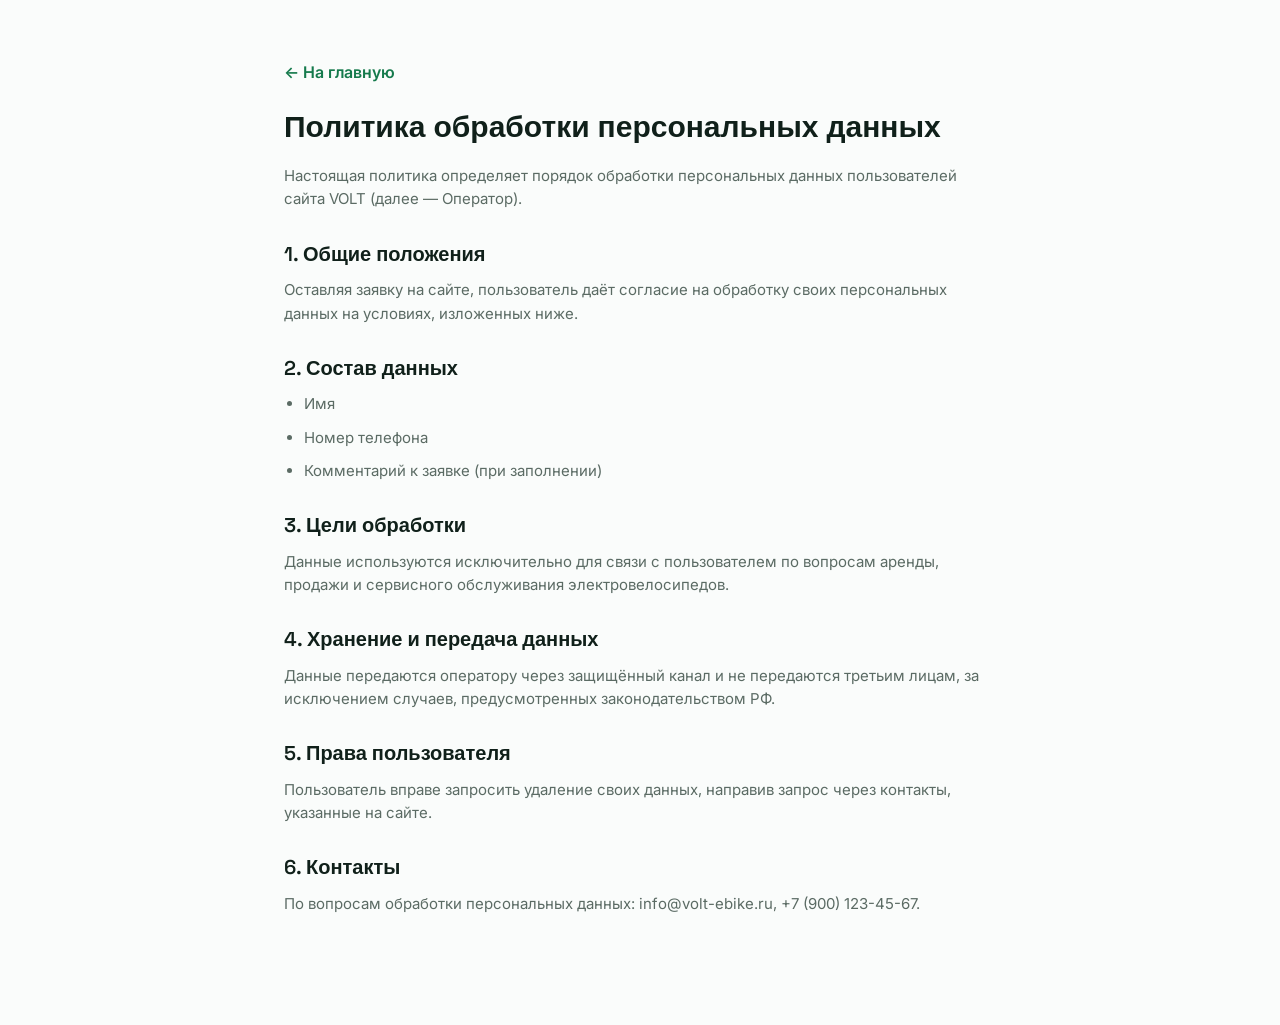
<file: privacy.html>
<!DOCTYPE html>
<html lang="ru">
<head>
<meta charset="UTF-8">
<meta name="viewport" content="width=device-width, initial-scale=1.0">
<title>Политика конфиденциальности — VOLT</title>
<link href="https://fonts.googleapis.com/css2?family=Inter:wght@400;500;600;700&family=Space+Grotesk:wght@600;700&display=swap" rel="stylesheet">
<link rel="stylesheet" href="styles.css">
<style>
  .policy { max-width: 760px; margin: 0 auto; padding: 60px 24px 100px; }
  .policy h1 { font-size: 30px; margin-bottom: 20px; }
  .policy h2 { font-size: 20px; margin: 32px 0 12px; }
  .policy p, .policy li { color: var(--clr-text-dim); font-size: 15px; margin-bottom: 10px; }
  .policy ul { padding-left: 20px; }
  .policy a.back { display: inline-block; margin-bottom: 24px; color: var(--clr-accent-dark); font-weight: 600; }
</style>
</head>
<body>
<div class="policy">
  <a href="index.html" class="back">← На главную</a>
  <h1>Политика обработки персональных данных</h1>
  <p>Настоящая политика определяет порядок обработки персональных данных пользователей сайта VOLT (далее — Оператор).</p>

  <h2>1. Общие положения</h2>
  <p>Оставляя заявку на сайте, пользователь даёт согласие на обработку своих персональных данных на условиях, изложенных ниже.</p>

  <h2>2. Состав данных</h2>
  <ul>
    <li>Имя</li>
    <li>Номер телефона</li>
    <li>Комментарий к заявке (при заполнении)</li>
  </ul>

  <h2>3. Цели обработки</h2>
  <p>Данные используются исключительно для связи с пользователем по вопросам аренды, продажи и сервисного обслуживания электровелосипедов.</p>

  <h2>4. Хранение и передача данных</h2>
  <p>Данные передаются оператору через защищённый канал и не передаются третьим лицам, за исключением случаев, предусмотренных законодательством РФ.</p>

  <h2>5. Права пользователя</h2>
  <p>Пользователь вправе запросить удаление своих данных, направив запрос через контакты, указанные на сайте.</p>

  <h2>6. Контакты</h2>
  <p>По вопросам обработки персональных данных: info@volt-ebike.ru, +7 (900) 123-45-67.</p>
</div>
</body>
</html>
</file>
<file: styles.css>
:root {
  --clr-bg: #fafcfb;
  --clr-bg-alt: #f1f6f3;
  --clr-surface: #ffffff;
  --clr-text: #10201a;
  --clr-text-dim: #5b6b64;
  --clr-border: #e2ece6;
  --clr-accent: #1f9d63;
  --clr-accent-dark: #157a4c;
  --clr-accent-light: #e5f6ec;
  --clr-charge: #f2b807;
  --radius: 16px;
  --shadow: 0 18px 40px -22px rgba(16, 32, 26, .22);
  --font-head: 'Space Grotesk', sans-serif;
  --font-body: 'Inter', sans-serif;
}

* { box-sizing: border-box; margin: 0; padding: 0; }
html { scroll-behavior: smooth; }
body {
  font-family: var(--font-body);
  background: var(--clr-bg);
  color: var(--clr-text);
  line-height: 1.55;
  -webkit-font-smoothing: antialiased;
}
img { max-width: 100%; display: block; }
a { color: inherit; text-decoration: none; }
h1, h2, h3, h4 { font-family: var(--font-head); font-weight: 600; line-height: 1.18; }
h2 { font-size: clamp(28px, 3.4vw, 40px); margin-bottom: 12px; }
h3 { font-size: 19px; margin-bottom: 8px; }
.container { max-width: 1180px; margin: 0 auto; padding: 0 24px; }
.section__lead { color: var(--clr-text-dim); max-width: 620px; margin-bottom: 40px; font-size: 16px; }

/* Buttons */
.btn {
  display: inline-flex; align-items: center; justify-content: center;
  padding: 14px 26px; border-radius: 999px; font-weight: 600; font-size: 15px;
  border: 1px solid transparent; cursor: pointer; transition: transform .18s ease, box-shadow .18s ease, background .18s ease;
  white-space: nowrap;
}
.btn--primary { background: var(--clr-accent); color: #fff; box-shadow: 0 14px 28px -14px rgba(31,157,99,.55); }
.btn--primary:hover { background: var(--clr-accent-dark); transform: translateY(-2px); }
.btn--ghost { background: transparent; color: var(--clr-text); border-color: var(--clr-border); }
.btn--ghost:hover { border-color: var(--clr-accent); color: var(--clr-accent-dark); }
.btn--sm { padding: 10px 20px; font-size: 14px; }
.btn--full { width: 100%; }

.tag {
  display: inline-block; padding: 6px 14px; border-radius: 999px;
  background: var(--clr-accent-light); color: var(--clr-accent-dark);
  font-weight: 600; font-size: 13px; margin-bottom: 18px;
}

/* Header */
.header {
  position: sticky; top: 0; z-index: 100;
  background: rgba(250,252,251,.88); backdrop-filter: blur(10px);
  border-bottom: 1px solid transparent;
  transition: border-color .2s ease, box-shadow .2s ease;
}
.header.scrolled { border-color: var(--clr-border); box-shadow: 0 6px 20px -18px rgba(16,32,26,.4); }
.header__inner { display: flex; align-items: center; justify-content: space-between; gap: 24px; min-width: 0; height: 76px; }
.logo { display: flex; align-items: center; gap: 4px; font-family: var(--font-head); font-weight: 700; font-size: 20px; flex-shrink: 0; }
.logo__bolt { color: var(--clr-charge); }
.logo__suffix { color: var(--clr-text-dim); font-weight: 500; }
.nav { display: flex; gap: 26px; }
.nav a { font-weight: 500; font-size: 15px; color: var(--clr-text-dim); white-space: nowrap; transition: color .15s ease; }
.nav a:hover { color: var(--clr-accent-dark); }
.header__actions { display: flex; align-items: center; gap: 18px; flex-shrink: 0; }
.header__phone { font-weight: 600; font-size: 15px; white-space: nowrap; }
.burger { display: none; flex-direction: column; gap: 5px; background: none; border: none; cursor: pointer; padding: 6px; }
.burger span { width: 22px; height: 2px; background: var(--clr-text); transition: transform .2s ease, opacity .2s ease; }

/* Hero */
.hero { padding: 64px 0 80px; }
.hero__inner { display: grid; grid-template-columns: 1.15fr .85fr; gap: 56px; align-items: center; }
.hero h1 { font-size: clamp(32px, 4.4vw, 52px); margin-bottom: 20px; }
.hero__lead { color: var(--clr-text-dim); font-size: 17px; max-width: 520px; margin-bottom: 32px; }
.hero__cta { display: flex; gap: 14px; flex-wrap: wrap; margin-bottom: 48px; }
.hero__stats { display: grid; grid-template-columns: repeat(4, auto); gap: 28px; }
.stat__num { display: block; font-family: var(--font-head); font-size: 28px; font-weight: 700; color: var(--clr-accent-dark); }
.stat__label { font-size: 13px; color: var(--clr-text-dim); }
.hero__card { position: relative; border-radius: 24px; overflow: hidden; box-shadow: var(--shadow); }
.hero__card img { width: 100%; height: 560px; object-fit: cover; }
.hero__badge {
  position: absolute; left: 20px; bottom: 20px; background: #fff; padding: 14px 18px;
  border-radius: 14px; box-shadow: var(--shadow); max-width: 200px;
}
.hero__badge strong { display: block; font-family: var(--font-head); font-size: 20px; color: var(--clr-accent-dark); }
.hero__badge span { font-size: 12.5px; color: var(--clr-text-dim); }

/* Advantages */
.adv-section { padding: 70px 0; background: var(--clr-bg-alt); }
.adv-grid { display: grid; grid-template-columns: repeat(3, 1fr); gap: 24px; }
.adv {
  background: var(--clr-surface); padding: 28px; border-radius: var(--radius);
  border: 1px solid var(--clr-border);
}
.adv svg { color: var(--clr-accent); margin-bottom: 14px; }
.adv p { color: var(--clr-text-dim); font-size: 14.5px; }

/* Services */
.services { padding: 80px 0; }
.services--alt { background: var(--clr-bg-alt); }
.services-grid { display: grid; grid-template-columns: repeat(4, 1fr); gap: 24px; }
.service {
  background: var(--clr-surface); border-radius: var(--radius); overflow: hidden;
  border: 1px solid var(--clr-border); display: flex; flex-direction: column;
}
.service img { height: 160px; object-fit: cover; }
.service__body { padding: 20px; display: flex; flex-direction: column; gap: 8px; flex: 1; }
.service__body p { color: var(--clr-text-dim); font-size: 14px; flex: 1; }
.service__price { font-weight: 700; color: var(--clr-accent-dark); font-family: var(--font-head); font-size: 15px; }

/* Price table */
.price { padding: 80px 0; background: var(--clr-bg-alt); }
.price-table-wrap { overflow-x: auto; border-radius: var(--radius); border: 1px solid var(--clr-border); background: var(--clr-surface); }
.price-table { width: 100%; border-collapse: collapse; min-width: 640px; }
.price-table th, .price-table td { padding: 16px 20px; text-align: left; font-size: 14.5px; }
.price-table th { background: var(--clr-accent-light); color: var(--clr-accent-dark); font-weight: 600; }
.price-table tbody tr:not(:last-child) { border-bottom: 1px solid var(--clr-border); }
.price-table td:first-child { font-weight: 600; }

/* Process */
.process { padding: 80px 0; }
.process-grid { display: grid; grid-template-columns: repeat(5, 1fr); gap: 20px; }
.step { position: relative; padding-top: 8px; }
.step__num {
  display: inline-flex; align-items: center; justify-content: center; width: 40px; height: 40px;
  border-radius: 50%; background: var(--clr-accent); color: #fff; font-family: var(--font-head);
  font-weight: 700; margin-bottom: 14px;
}
.step p { color: var(--clr-text-dim); font-size: 14px; }

/* Reviews */
.reviews { padding: 80px 0; background: var(--clr-bg-alt); }
.reviews__rating { display: flex; align-items: center; gap: 18px; margin-bottom: 36px; }
.reviews__score { font-family: var(--font-head); font-size: 44px; font-weight: 700; color: var(--clr-accent-dark); }
.stars { color: var(--clr-charge); letter-spacing: 2px; margin-bottom: 6px; }
.reviews-grid { display: grid; grid-template-columns: repeat(4, 1fr); gap: 20px; }
.review { background: var(--clr-surface); padding: 22px; border-radius: var(--radius); border: 1px solid var(--clr-border); }
.review p { font-size: 14px; color: var(--clr-text); margin: 8px 0 14px; }
.review__author { font-weight: 600; font-size: 13.5px; color: var(--clr-text-dim); }

/* FAQ */
.faq { padding: 80px 0; }
.faq__list { display: flex; flex-direction: column; gap: 12px; max-width: 780px; }
.faq__item {
  background: var(--clr-surface); border: 1px solid var(--clr-border); border-radius: 12px; padding: 18px 22px;
}
.faq__item summary { cursor: pointer; font-weight: 600; list-style: none; display: flex; justify-content: space-between; align-items: center; }
.faq__item summary::-webkit-details-marker { display: none; }
.faq__item summary::after { content: '+'; font-size: 20px; color: var(--clr-accent); }
.faq__item[open] summary::after { content: '−'; }
.faq__item p { color: var(--clr-text-dim); margin-top: 12px; font-size: 14.5px; }

/* Form */
.form-section { padding: 80px 0; background: var(--clr-bg-alt); }
.form-section__grid { display: grid; grid-template-columns: 1fr 1fr; gap: 32px; align-items: stretch; }
.form-card {
  background: var(--clr-surface); border-radius: 20px; padding: 40px; border: 1px solid var(--clr-border);
}
.form-card p { color: var(--clr-text-dim); margin-bottom: 24px; }
.form { display: flex; flex-direction: column; gap: 16px; }
.form label { display: flex; flex-direction: column; gap: 6px; font-size: 14px; font-weight: 500; }
.form input, .form select, .form textarea {
  border: 1px solid var(--clr-border); border-radius: 10px; padding: 12px 14px; font-family: var(--font-body);
  font-size: 15px; background: var(--clr-bg); color: var(--clr-text); resize: vertical;
}
.form input:focus, .form select:focus, .form textarea:focus { outline: none; border-color: var(--clr-accent); }
.form__note { font-size: 12.5px; color: var(--clr-text-dim); text-align: center; }
.form__note a { color: var(--clr-accent-dark); text-decoration: underline; }
.map-card { border-radius: 20px; overflow: hidden; min-height: 380px; border: 1px solid var(--clr-border); }

/* Footer */
.footer { background: #0f1d17; color: #d9e6e0; padding: 60px 0 0; }
.footer__inner { display: grid; grid-template-columns: 1.4fr 1fr 1fr 1fr; gap: 32px; padding-bottom: 40px; }
.footer .logo--footer { color: #fff; margin-bottom: 12px; }
.footer__col h4 { color: #fff; font-size: 15px; margin-bottom: 14px; }
.footer__col p { margin-bottom: 8px; font-size: 14px; color: #a9bcb3; }
.footer__col a:hover { color: #fff; }
.footer__bottom { border-top: 1px solid rgba(255,255,255,.1); padding: 20px 24px; font-size: 13px; color: #7f9389; }

/* FAB */
.fab { position: fixed; right: 22px; bottom: 22px; display: flex; flex-direction: column; gap: 12px; z-index: 90; }
.fab__btn {
  width: 52px; height: 52px; border-radius: 50%; display: flex; align-items: center; justify-content: center;
  color: #fff; box-shadow: var(--shadow); transition: transform .18s ease;
}
.fab__btn:hover { transform: scale(1.08); }
.fab__btn--wa { background: #25d366; }
.fab__btn--tg { background: #29a9eb; }

/* Reveal animation */
.reveal { opacity: 0; transform: translateY(18px); transition: opacity .55s ease, transform .55s ease; }
.reveal.is-visible { opacity: 1; transform: translateY(0); }

/* ===== Breakpoints (fixed) ===== */
@media (max-width: 1180px) {
  .nav { gap: 18px; }
  .nav a { font-size: 14px; }
}
@media (max-width: 1100px) {
  .nav { display: none; }
  .burger { display: flex; }
  .nav.is-open {
    display: flex; flex-direction: column; position: absolute; top: 76px; left: 0; right: 0;
    background: var(--clr-surface); padding: 20px 24px; gap: 16px; border-bottom: 1px solid var(--clr-border);
    box-shadow: var(--shadow);
  }
  .burger.is-open span:nth-child(1) { transform: translateY(7px) rotate(45deg); }
  .burger.is-open span:nth-child(2) { opacity: 0; }
  .burger.is-open span:nth-child(3) { transform: translateY(-7px) rotate(-45deg); }
}
@media (max-width: 900px) {
  .hero__inner { grid-template-columns: 1fr; }
  .hero__card img { height: 380px; }
  .hero__stats { grid-template-columns: repeat(2, auto); }
  .adv-grid, .services-grid, .reviews-grid { grid-template-columns: repeat(2, 1fr); }
  .process-grid { grid-template-columns: repeat(2, 1fr); }
  .footer__inner { grid-template-columns: 1fr 1fr; }
  .form-section__grid { grid-template-columns: 1fr; }
  .map-card { min-height: 300px; }
}
@media (max-width: 560px) {
  .header__phone { display: none; }
  .adv-grid, .services-grid, .reviews-grid, .process-grid { grid-template-columns: 1fr; }
  .hero__stats { grid-template-columns: repeat(2, auto); }
  .footer__inner { grid-template-columns: 1fr; }
}
@media (max-width: 380px) {
  .logo__suffix { display: none; }
}
</file>
